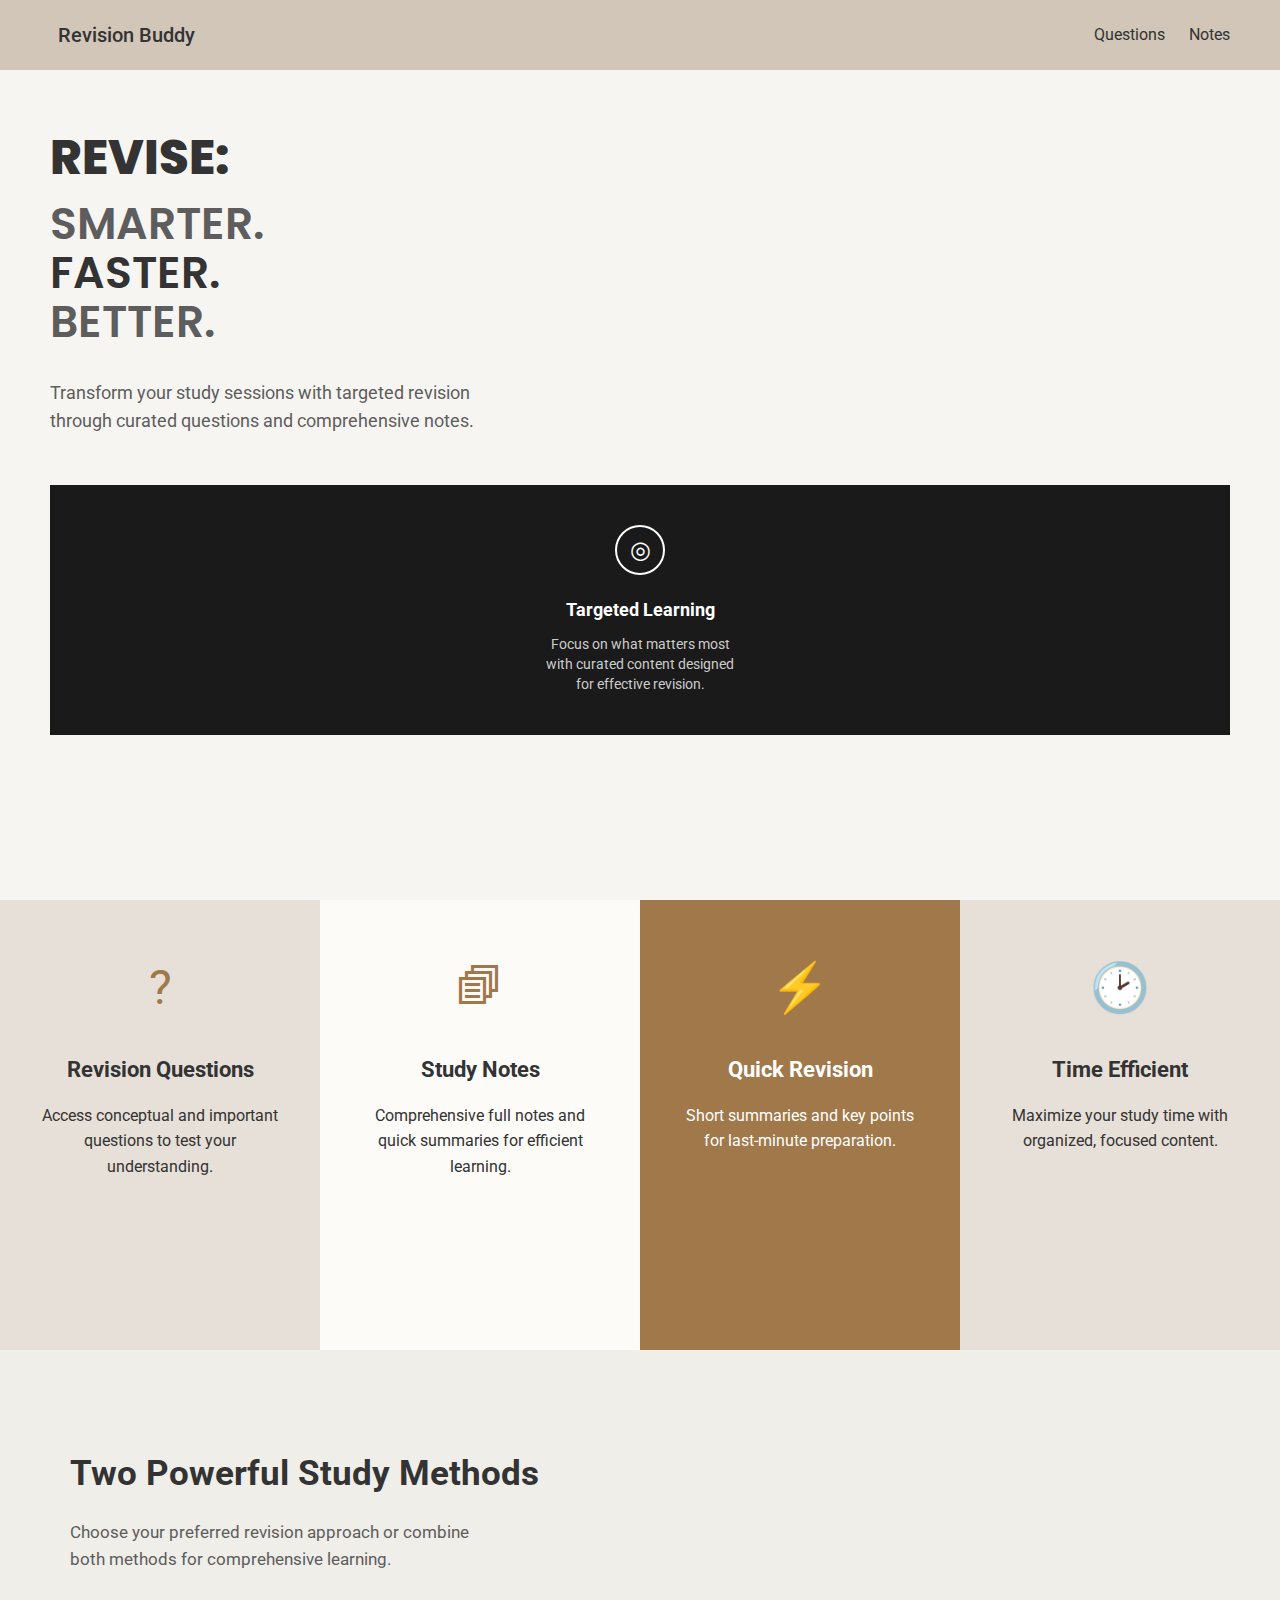
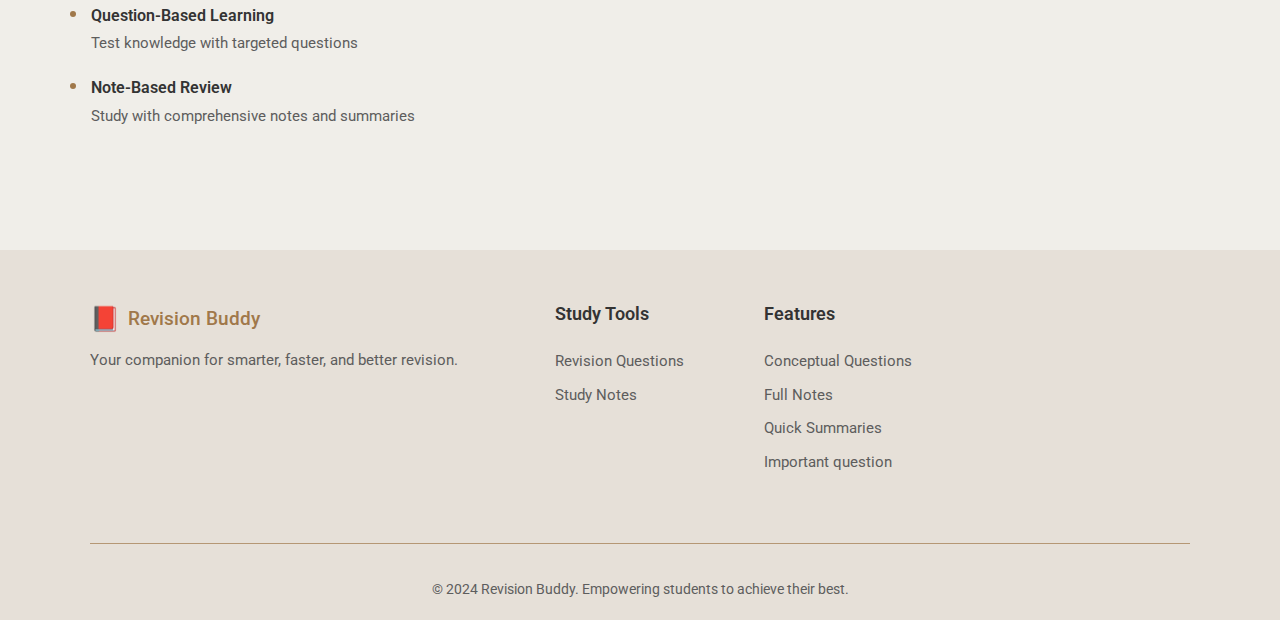
<file: index.html>
<!DOCTYPE html>
<html lang="en">
<head>
    <meta charset="UTF-8">
    <meta name="viewport" content="width=device-width, initial-scale=1.0">
    <title>Revision Buddy</title>
    <link rel="stylesheet" href="index.css"> 
    <link href="https://fonts.googleapis.com/css2?family=Poppins:wght@400;600;700;800&family=Roboto:wght@400;500;700&display=swap" rel="stylesheet">
</head>
<body>

    <header class="main-header">
        <div class="logo">
            <span class="logo-icon"></span>
            Revision Buddy
        </div>
        <nav class="main-nav">
            <a href="indexA.html" class="nav-link">Questions</a>
            <a href="indexB.html" class="nav-link">Notes</a>
        </nav>
    </header>

    <section class="hero-section">
        <div class="hero-content-wrapper">
            <div class="text-area">
                <h1>REVISE:</h1>
                <h2 class="revision-word">SMARTER.</h2>
                <h2 class="revision-word">FASTER.</h2>
                <h2 class="revision-word">BETTER.</h2>
                <p>Transform your study sessions with targeted revision through curated questions and comprehensive notes.</p>
            </div>
            <div class="sidebar">
                <div class="sidebar-content">
                    <div class="icon-ring">
                        <span class="ring-icon">&#9678;</span>
                    </div>
                    <h3>Targeted Learning</h3>
                    <p>Focus on what matters most with curated content designed for effective revision.</p>
                </div>
            </div>
        </div>
    </section>

    <section class="features-section">
        <div class="feature-card f-bg-light">
            <span class="icon">&#63;</span>
            <h3>Revision Questions</h3>
            <p>Access conceptual and important questions to test your understanding.</p>
        </div>

        <div class="feature-card f-bg-white">
            <span class="icon">&#128458;</span>
            <h3>Study Notes</h3>
            <p>Comprehensive full notes and quick summaries for efficient learning.</p>
        </div>

        <div class="feature-card f-bg-dark">
            <span class="icon">&#9889;</span>
            <h3>Quick Revision</h3>
            <p>Short summaries and key points for last-minute preparation.</p>
        </div>

        <div class="feature-card f-bg-light">
            <span class="icon">&#128337;</span>
            <h3>Time Efficient</h3>
            <p>Maximize your study time with organized, focused content.</p>
        </div>
    </section>

    <section class="study-methods-section">
        <div class="text-column">
            <h2>Two Powerful Study Methods</h2>
            <p class="intro-text">
                Choose your preferred revision approach or combine both methods for comprehensive learning.
            </p>

            <div class="method-list">
                <div class="method-item">
                    <span class="bullet-point"></span>
                    <div class="method-details">
                        <p class="method-title">Question-Based Learning</p>
                        <p class="method-description">Test knowledge with targeted questions</p>
                    </div>
                </div>

                <div class="method-item">
                    <span class="bullet-point"></span>
                    <div class="method-details">
                        <p class="method-title">Note-Based Review</p>
                        <p class="method-description">Study with comprehensive notes and summaries</p>
                    </div>
                </div>
            </div>
        </div>
    </section>

    <footer>
        <div class="footer-content">
            <div class="footer-cols">
                
                <div class="col brand-info">
                    <div class="logo footer-logo">
                        <span class="logo-icon">&#128213;</span>
                        <span class="logo-text">Revision Buddy</span>
                    </div>
                    <p>Your companion for smarter, faster, and better revision.</p>
                </div>

                <div class="col study-tools">
                    <h4>Study Tools</h4>
                    <ul>
                        <li><a href="indexA.html" class="footer-link">Revision Questions</a></li>
                        <li><a href="indexB.html" class="footer-link">Study Notes</a></li>
                    </ul>
                </div>

                <div class="col features">
                    <h4>Features</h4>
                    <ul>
                        <li><a href="#" class="footer-link">Conceptual Questions</a></li>
                        <li><a href="#" class="footer-link">Full Notes</a></li>
                        <li><a href="#" class="footer-link">Quick Summaries</a></li>
                        <li><a href="#" class="footer-link">Important question</a></li>
                    </ul>
                </div>
            </div>
            
            <hr class="separator">

            <div class="copyright">
                <p>&copy; 2024 Revision Buddy. Empowering students to achieve their best.</p>
            </div>
        </div>
    </footer>
</body>
</html>
</file>
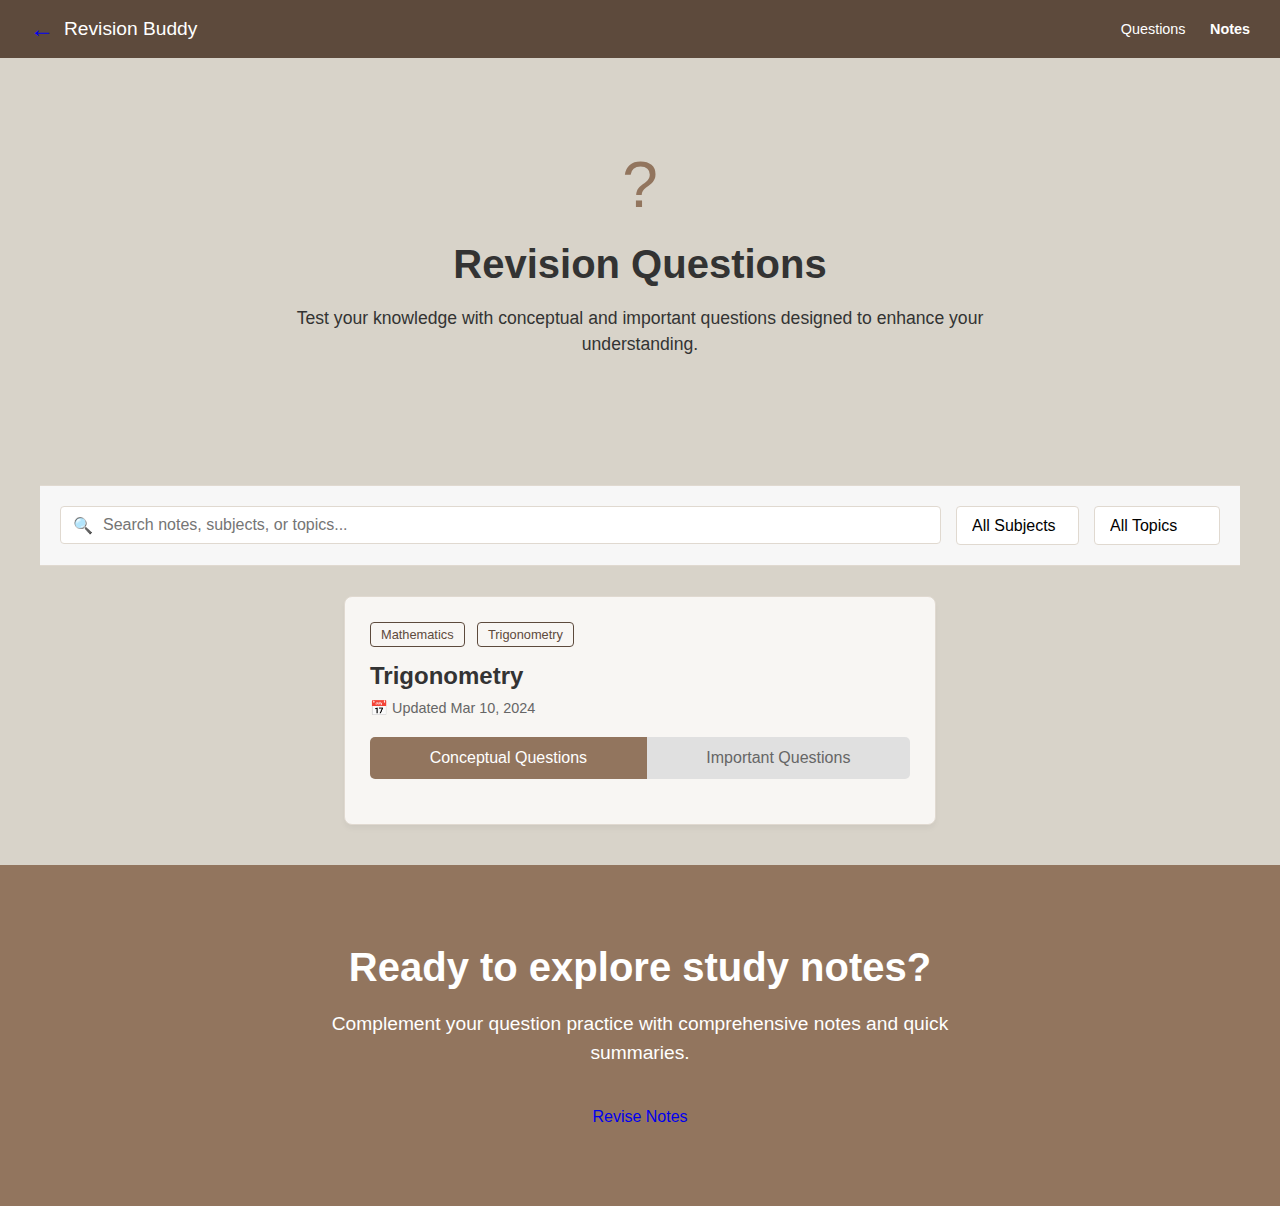
<file: indexA.html>
<!DOCTYPE html>
<html lang="en">
<head>
    <meta charset="UTF-8">
    <meta name="viewport" content="width=device-width, initial-scale=1.0">
    <title>Revision Buddy - Revise Through Question</title>
    <link rel="stylesheet" href="indexA.css">
</head>
<body>

    <header class="navbar">
        <div class="nav-left">
            <span class="icon"><a href="index.html">←</a></span>
            <h1>Revision Buddy</h1>
        </div>
        <div class="nav-right">
            <a href="indexA.html">Questions</a>
            <a href="indexB.html" class="active-link">Notes</a>
        </div>
    </header>

    <main class="study-notes-page">
        <section class="study-notes-header-area">
            <div class="notes-header-content">
                <div class="document-icon">&#63;</div>
                <h2>Revision Questions</h2>
                <p>Test your knowledge with conceptual and important questions designed to enhance your understanding.</p>
            </div>
        </section>

        <section class="filter-area">
            <div class="filter-bar">
                <div class="search-input-group">
                    <span class="search-icon">🔍</span>
                    <input type="text" placeholder="Search notes, subjects, or topics...">
                </div>

                <div class="dropdown">
                    <select>
                        <option>All Subjects</option>
                        <option>Mathematics</option>
                    </select>
                </div>

                <div class="dropdown">
                    <select>
                        <option>All Topics</option>
                        <option>Trigonometry</option>
                    </select>
                </div>
            </div>
        </section>

        <section class="cards-grid">
            <div class="cards-container">
                <div class="note-card">
                    <div class="tags">
                        <span class="tag">Mathematics</span>
                        <span class="tag">Trigonometry</span>
                    </div>
                    <h3 class="title">Trigonometry</h3>
                    <p class="meta">📅 Updated Mar 10, 2024</p>

                    <div class="actions">
                        <a href="Conceptual Question.pdf" class="btn active">Conceptual Questions</a>
                        <a href="Imp Question.pdf" class="btn inactive">Important Questions</a>
                    </div>
                </div>
            </div>
        </section>
    </main>

    <footer class="practice-questions-section">
        <div class="content-container">
            <h2>Ready to explore study notes?</h2>
            <p>Complement your question practice with comprehensive notes and quick summaries.</p>
            <a href="indexB.html">Revise Notes</a>
        </div>
    </footer>
</body>
</html>
</file>
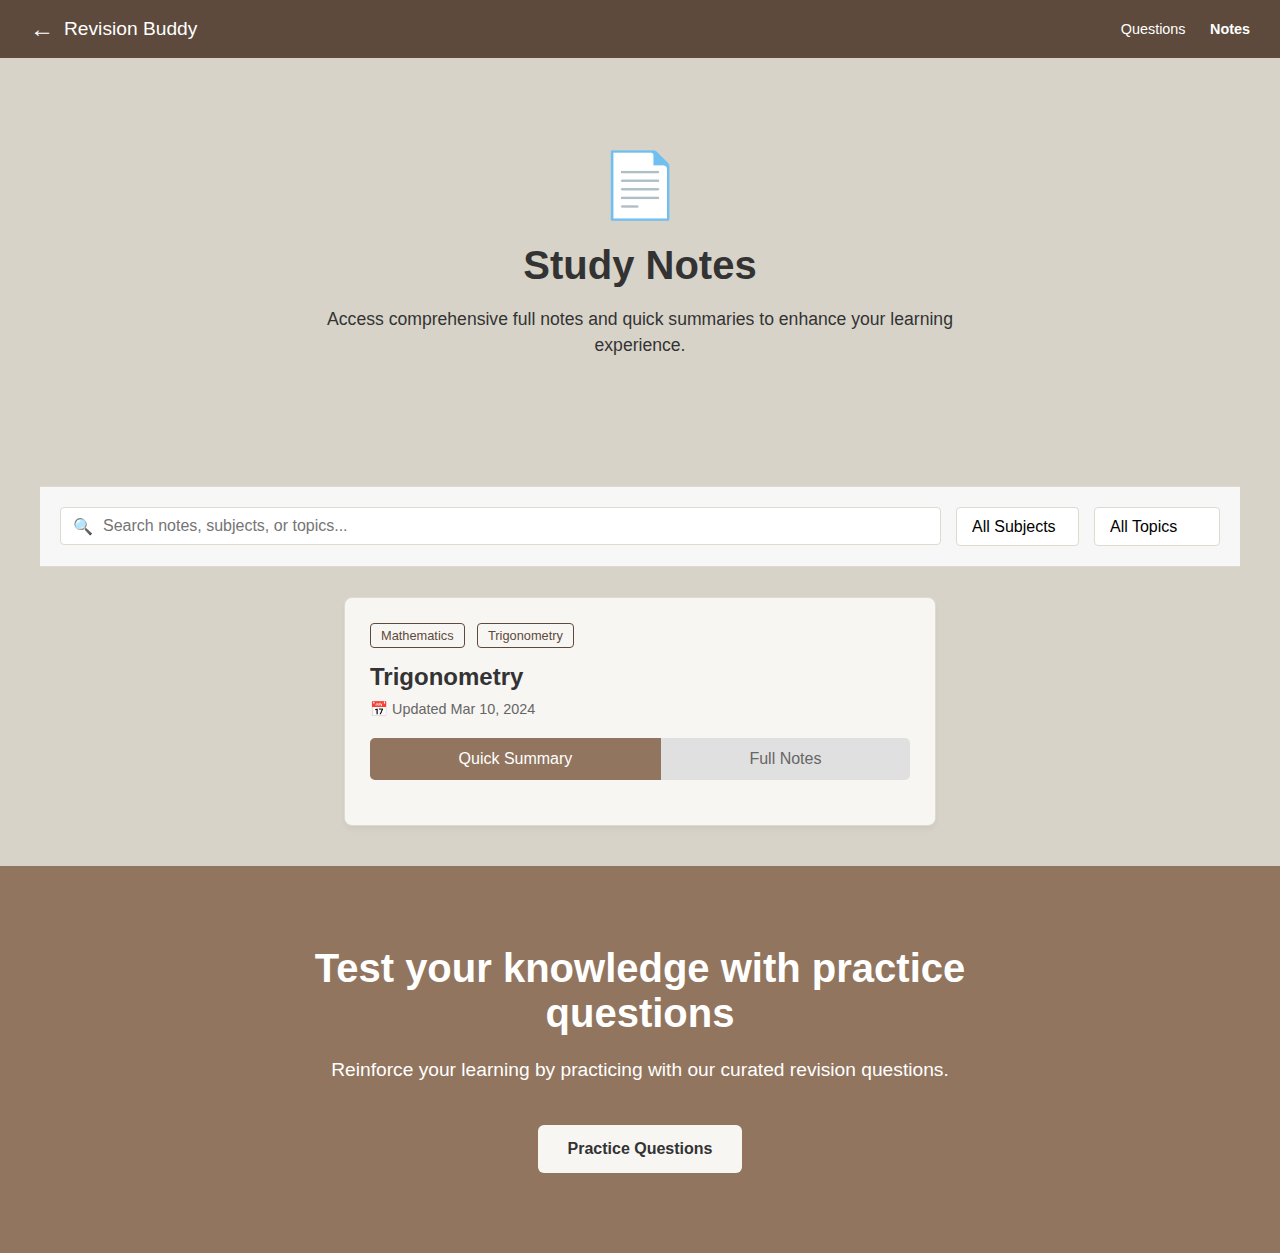
<file: indexB.html>
<!DOCTYPE html>
<html lang="en">
<head>
    <meta charset="UTF-8">
    <meta name="viewport" content="width=device-width, initial-scale=1.0">
    <title>Revision Buddy - Study Notes</title>
    <link rel="stylesheet" href="indexB.css">
</head>
<body>

    <header class="navbar">
        <div class="nav-left">
            <span class="icon">←</span>
            <h1>Revision Buddy</h1>
        </div>
        <div class="nav-right">
            <a href="#">Questions</a>
            <a href="#" class="active-link">Notes</a>
        </div>
    </header>

    <main class="study-notes-page">
        <section class="study-notes-header-area">
            <div class="notes-header-content">
                <div class="document-icon">📄</div>
                <h2>Study Notes</h2>
                <p>Access comprehensive full notes and quick summaries to enhance your learning experience.</p>
            </div>
        </section>

        <section class="filter-area">
            <div class="filter-bar">
                <div class="search-input-group">
                    <span class="search-icon">🔍</span>
                    <input type="text" placeholder="Search notes, subjects, or topics...">
                </div>

                <div class="dropdown">
                    <select>
                        <option>All Subjects</option>
                        <option>Mathematics</option>
                    </select>
                </div>

                <div class="dropdown">
                    <select>
                        <option>All Topics</option>
                        <option>Trigonometry</option>
                    </select>
                </div>
            </div>
        </section>

        <section class="cards-grid">
            <div class="cards-container">
                <div class="note-card">
                    <div class="tags">
                        <span class="tag">Mathematics</span>
                        <span class="tag">Trigonometry</span>
                    </div>
                    <h3 class="title">Trigonometry</h3>
                    <p class="meta">📅 Updated Mar 10, 2024</p>

                    <div class="actions">
                        <a href="#quick-summary" class="btn active">Quick Summary</a>
                        <a href="#full-notes" class="btn inactive">Full Notes</a>
                    </div>
                </div>
            </div>
        </section>
    </main>

    <footer class="practice-questions-section">
        <div class="content-container">
            <h2>Test your knowledge with practice questions</h2>
            <p>Reinforce your learning by practicing with our curated revision questions.</p>
            <button class="practice-btn">Practice Questions</button>
        </div>
    </footer>

</body>
</html>
</file>
<file: indexA.css>
a{
    text-decoration: none;
    text-align: center;
}
/* --- Color Variables --- */
:root {
    --primary-bg-color: #d8d3c9;
    --navbar-bg-color: #5d4a3c;
    --accent-color: #92755e;
    --card-bg: #f8f6f3;
    --text-color-dark: #333;
    --text-color-light: #fff;
    --border-color: #e0d9d0;
    --inactive-button-bg: #e0e0e0;
}

/* --- Base Styles --- */
body {
    font-family: Arial, sans-serif;
    margin: 0;
    padding: 0;
    background-color: var(--primary-bg-color);
    color: var(--text-color-dark);
}

/* --- 1. Navigation Bar --- */
.navbar {
    display: flex;
    justify-content: space-between;
    align-items: center;
    padding: 15px 30px;
    background-color: var(--navbar-bg-color);
    color: var(--text-color-light);
}

.nav-left {
    display: flex;
    align-items: center;
}

.nav-left .icon {
    font-size: 24px;
    margin-right: 10px;
}

.nav-left h1 {
    font-size: 1.2em;
    font-weight: 400;
    margin: 0;
}

.nav-right a {
    color: var(--text-color-light);
    text-decoration: none;
    margin-left: 20px;
    font-size: 0.9em;
    padding: 5px 0;
}

.nav-right .active-link {
    font-weight: bold;
}

/* --- Main Page Container & Header --- */
.study-notes-page {
    max-width: 1200px;
    margin: 0 auto;
    padding: 0 20px;
}

.study-notes-header-area {
    padding: 50px 0;
    text-align: center;
}

.notes-header-content {
    max-width: 700px;
    margin: 0 auto;
    padding: 40px 0 60px 0;
}

.document-icon {
    font-size: 4em;
    margin-bottom: 20px;
    color: var(--accent-color);
}

.notes-header-content h2 {
    font-size: 2.5em;
    font-weight: bold;
    margin: 0 0 15px 0;
}

.notes-header-content p {
    font-size: 1.1em;
    line-height: 1.5;
}

/* --- 2. Filter and Search Bar --- */
.filter-area {
    background-color: #f7f7f7;
    border-top: 1px solid var(--border-color);
    border-bottom: 1px solid var(--border-color);
    margin-bottom: 30px;
}

.filter-bar {
    display: flex;
    gap: 15px;
    align-items: center;
    padding: 20px;
}

.search-input-group {
    flex-grow: 1;
    display: flex;
    align-items: center;
    background-color: #fff;
    border: 1px solid var(--border-color);
    padding: 8px 12px;
    border-radius: 4px;
}

.search-icon {
    margin-right: 8px;
    color: #888;
}

.search-input-group input {
    border: none;
    outline: none;
    width: 100%;
    font-size: 1em;
}

.dropdown select {
    padding: 10px 15px;
    border: 1px solid var(--border-color);
    border-radius: 4px;
    background-color: #fff;
    cursor: pointer;
    font-size: 1em;
    /* Custom appearance removal for dropdowns */
    -webkit-appearance: none;
    -moz-appearance: none;
    appearance: none;
}

.view-toggle {
    display: flex;
    border: 1px solid var(--accent-color);
    border-radius: 4px;
    overflow: hidden;
}

.toggle-button {
    background-color: transparent;
    border: none;
    padding: 8px 15px;
    cursor: pointer;
    font-size: 0.9em;
    color: var(--accent-color);
}

.active-toggle {
    background-color: var(--accent-color) !important;
    color: var(--text-color-light) !important;
    font-weight: bold;
}

.view-toggle .toggle-button:last-child {
    border-left: 1px solid var(--accent-color);
}

/* --- 3. Note Cards Grid --- */
.cards-grid {
    padding-bottom: 40px;
}

.cards-container {
    display: flex;
    flex-wrap: wrap;
    gap: 25px;
    justify-content: center;
}

.note-card {
    width: 45%; /* Two cards per row on larger screens */
    min-width: 350px;
    background-color: var(--card-bg);
    border: 1px solid var(--border-color);
    border-radius: 8px;
    padding: 25px;
    box-shadow: 0 4px 6px -1px rgba(0, 0, 0, 0.05);
}

/* Card content styling */
.tags { margin-bottom: 15px; }

.tag {
    display: inline-block;
    border: 1px solid var(--navbar-bg-color);
    color: var(--navbar-bg-color);
    padding: 4px 10px;
    margin-right: 8px;
    border-radius: 4px;
    font-size: 0.8em;
    font-weight: 500;
}

.title {
    font-size: 1.5em;
    font-weight: bold;
    margin: 0 0 10px 0;
}

.meta {
    font-size: 0.9em;
    color: #666;
    margin-top: 0;
    margin-bottom: 20px;
}

.actions { display: flex; gap: 0; margin-bottom: 20px; }

.btn {
    flex-grow: 1;
    border: none;
    padding: 12px 0;
    font-size: 1em;
    cursor: pointer;
    font-weight: 500;
}

.btn.active {
    background-color: var(--accent-color);
    color: white;
    border-top-left-radius: 5px;
    border-bottom-left-radius: 5px;
}

.btn.inactive {
    background-color: var(--inactive-button-bg);
    color: #666;
    border-top-right-radius: 5px;
    border-bottom-right-radius: 5px;
}

/* --- 4. Footer Section --- */
.practice-questions-section {
    background-color: var(--accent-color);
    color: var(--text-color-light);
    text-align: center;
    padding: 80px 20px;
}

.content-container {
    max-width: 700px;
    margin: 0 auto;
}

.practice-questions-section h2 {
    font-size: 2.5em;
    font-weight: bold;
    margin-top: 0;
    margin-bottom: 20px;
}

.practice-questions-section p {
    font-size: 1.2em;
    line-height: 1.5;
    margin-bottom: 40px;
}

.practice-btn {
    background-color: var(--card-bg);
    color: var(--text-color-dark);
    border: none;
    padding: 15px 30px;
    font-size: 1em;
    font-weight: bold;
    border-radius: 6px;
    cursor: pointer;
}

/* ======================================= */
/* --- RESPONSIVENESS (Media Queries) --- */
/* ======================================= */

/* Styles for screens smaller than 768px (e.g., Tablets and large phones) */
@media (max-width: 768px) {
    
    .filter-bar {
        /* Stack the search bar and dropdowns vertically */
        flex-direction: column;
        align-items: stretch;
        gap: 10px;
    }

    .search-input-group {
        /* Make search bar full width */
        width: auto;
    }

    .dropdown {
        /* Make dropdowns take full width */
        width: 100%;
    }
    
    .dropdown select {
        width: 100%;
    }

    /* Note Cards stack vertically */
    .cards-container {
        flex-direction: column;
        gap: 15px;
    }

    .note-card {
        /* Card takes nearly full width */
        width: 95%;
        min-width: auto;
    }

    .notes-header-content h2 {
        font-size: 2em;
    }
}

/* Styles for screens smaller than 480px (e.g., Mobile Phones) */
@media (max-width: 480px) {
    .navbar {
        padding: 10px 15px;
    }

    .nav-right a {
        margin-left: 10px;
    }

    .practice-questions-section {
        padding: 60px 15px;
    }
    
    .practice-questions-section h2 {
        font-size: 1.8em;
    }
    
    .practice-questions-section p {
        font-size: 1em;
    }
}
</file>
<file: indexB.css>
a{
    text-decoration: none;
    text-align: center;
}
/* --- Color Variables --- */
:root {
    --primary-bg-color: #d8d3c9;
    --navbar-bg-color: #5d4a3c;
    --accent-color: #92755e;
    --card-bg: #f8f6f3;
    --text-color-dark: #333;
    --text-color-light: #fff;
    --border-color: #e0d9d0;
    --inactive-button-bg: #e0e0e0;
}

/* --- Base Styles --- */
body {
    font-family: Arial, sans-serif;
    margin: 0;
    padding: 0;
    background-color: var(--primary-bg-color);
    color: var(--text-color-dark);
}

/* --- 1. Navigation Bar --- */
.navbar {
    display: flex;
    justify-content: space-between;
    align-items: center;
    padding: 15px 30px;
    background-color: var(--navbar-bg-color);
    color: var(--text-color-light);
}

.nav-left {
    display: flex;
    align-items: center;
}

.nav-left .icon {
    font-size: 24px;
    margin-right: 10px;
}

.nav-left h1 {
    font-size: 1.2em;
    font-weight: 400;
    margin: 0;
}

.nav-right a {
    color: var(--text-color-light);
    text-decoration: none;
    margin-left: 20px;
    font-size: 0.9em;
    padding: 5px 0;
}

.nav-right .active-link {
    font-weight: bold;
}

/* --- Main Page Container & Header --- */
.study-notes-page {
    max-width: 1200px;
    margin: 0 auto;
    padding: 0 20px;
}

.study-notes-header-area {
    padding: 50px 0;
    text-align: center;
}

.notes-header-content {
    max-width: 700px;
    margin: 0 auto;
    padding: 40px 0 60px 0;
}

.document-icon {
    font-size: 4em;
    margin-bottom: 20px;
    color: var(--accent-color);
}

.notes-header-content h2 {
    font-size: 2.5em;
    font-weight: bold;
    margin: 0 0 15px 0;
}

.notes-header-content p {
    font-size: 1.1em;
    line-height: 1.5;
}

/* --- 2. Filter and Search Bar --- */
.filter-area {
    background-color: #f7f7f7;
    border-top: 1px solid var(--border-color);
    border-bottom: 1px solid var(--border-color);
    margin-bottom: 30px;
}

.filter-bar {
    display: flex;
    gap: 15px;
    align-items: center;
    padding: 20px;
}

.search-input-group {
    flex-grow: 1;
    display: flex;
    align-items: center;
    background-color: #fff;
    border: 1px solid var(--border-color);
    padding: 8px 12px;
    border-radius: 4px;
}

.search-icon {
    margin-right: 8px;
    color: #888;
}

.search-input-group input {
    border: none;
    outline: none;
    width: 100%;
    font-size: 1em;
}

.dropdown select {
    padding: 10px 15px;
    border: 1px solid var(--border-color);
    border-radius: 4px;
    background-color: #fff;
    cursor: pointer;
    font-size: 1em;
    /* Custom appearance removal for dropdowns */
    -webkit-appearance: none;
    -moz-appearance: none;
    appearance: none;
}

.view-toggle {
    display: flex;
    border: 1px solid var(--accent-color);
    border-radius: 4px;
    overflow: hidden;
}

.toggle-button {
    background-color: transparent;
    border: none;
    padding: 8px 15px;
    cursor: pointer;
    font-size: 0.9em;
    color: var(--accent-color);
}

.active-toggle {
    background-color: var(--accent-color) !important;
    color: var(--text-color-light) !important;
    font-weight: bold;
}

.view-toggle .toggle-button:last-child {
    border-left: 1px solid var(--accent-color);
}

/* --- 3. Note Cards Grid --- */
.cards-grid {
    padding-bottom: 40px;
}

.cards-container {
    display: flex;
    flex-wrap: wrap;
    gap: 25px;
    justify-content: center;
}

.note-card {
    width: 45%; /* Two cards per row on larger screens */
    min-width: 350px;
    background-color: var(--card-bg);
    border: 1px solid var(--border-color);
    border-radius: 8px;
    padding: 25px;
    box-shadow: 0 4px 6px -1px rgba(0, 0, 0, 0.05);
}

/* Card content styling */
.tags { margin-bottom: 15px; }

.tag {
    display: inline-block;
    border: 1px solid var(--navbar-bg-color);
    color: var(--navbar-bg-color);
    padding: 4px 10px;
    margin-right: 8px;
    border-radius: 4px;
    font-size: 0.8em;
    font-weight: 500;
}

.title {
    font-size: 1.5em;
    font-weight: bold;
    margin: 0 0 10px 0;
}

.meta {
    font-size: 0.9em;
    color: #666;
    margin-top: 0;
    margin-bottom: 20px;
}

.actions { display: flex; gap: 0; margin-bottom: 20px; }

.btn {
    flex-grow: 1;
    border: none;
    padding: 12px 0;
    font-size: 1em;
    cursor: pointer;
    font-weight: 500;
}

.btn.active {
    background-color: var(--accent-color);
    color: white;
    border-top-left-radius: 5px;
    border-bottom-left-radius: 5px;
}

.btn.inactive {
    background-color: var(--inactive-button-bg);
    color: #666;
    border-top-right-radius: 5px;
    border-bottom-right-radius: 5px;
}

/* --- 4. Footer Section --- */
.practice-questions-section {
    background-color: var(--accent-color);
    color: var(--text-color-light);
    text-align: center;
    padding: 80px 20px;
}

.content-container {
    max-width: 700px;
    margin: 0 auto;
}

.practice-questions-section h2 {
    font-size: 2.5em;
    font-weight: bold;
    margin-top: 0;
    margin-bottom: 20px;
}

.practice-questions-section p {
    font-size: 1.2em;
    line-height: 1.5;
    margin-bottom: 40px;
}

.practice-btn {
    background-color: var(--card-bg);
    color: var(--text-color-dark);
    border: none;
    padding: 15px 30px;
    font-size: 1em;
    font-weight: bold;
    border-radius: 6px;
    cursor: pointer;
}

/* ======================================= */
/* --- RESPONSIVENESS (Media Queries) --- */
/* ======================================= */

/* Styles for screens smaller than 768px (e.g., Tablets and large phones) */
@media (max-width: 768px) {
    
    .filter-bar {
        /* Stack the search bar and dropdowns vertically */
        flex-direction: column;
        align-items: stretch;
        gap: 10px;
    }

    .search-input-group {
        /* Make search bar full width */
        width: auto;
    }

    .dropdown {
        /* Make dropdowns take full width */
        width: 100%;
    }
    
    .dropdown select {
        width: 100%;
    }

    /* Note Cards stack vertically */
    .cards-container {
        flex-direction: column;
        gap: 15px;
    }

    .note-card {
        /* Card takes nearly full width */
        width: 95%;
        min-width: auto;
    }

    .notes-header-content h2 {
        font-size: 2em;
    }
}

/* Styles for screens smaller than 480px (e.g., Mobile Phones) */
@media (max-width: 480px) {
    .navbar {
        padding: 10px 15px;
    }

    .nav-right a {
        margin-left: 10px;
    }

    .practice-questions-section {
        padding: 60px 15px;
    }
    
    .practice-questions-section h2 {
        font-size: 1.8em;
    }
    
    .practice-questions-section p {
        font-size: 1em;
    }
}
</file>
<file: index.css>
/* ======================= GENERAL STYLES & RESET ======================= */
* {
    margin: 0;
    padding: 0;
    box-sizing: border-box;
}

body {
    font-family: 'Roboto', sans-serif;
    color: #333;
    background-color: #f7f5f2; /* Light background for the main page area */
    line-height: 1.6;
}

/* Base link reset */
a {
    color: inherit;
    text-decoration: none;
}

/* ======================= HEADER STYLING ======================= */

header {
    background-color: #d1c6b8; /* Top banner color */
    color: #333;
    display: flex;
    justify-content: space-between;
    align-items: center;
    padding: 15px 50px;
    height: 70px;
    position: sticky; /* Keep header at the top */
    top: 0;
    z-index: 100;
}

header .logo {
    font-size: 1.25rem;
    font-weight: 500;
    display: flex;
    align-items: center;
}

header .logo span {
    font-size: 1.5rem;
    margin-right: 8px;
}

header nav a {
    margin-left: 20px;
    font-size: 1rem;
    font-weight: 400;
    color: #333;
}
header nav a:hover {
    color: #a0784a;
}

/* ======================= HERO SECTION (Top Banner) ======================= */

.hero-section {
    padding: 0 50px;
    /* Use viewport height to make the first section prominent */
    min-height: calc(100vh - 70px); 
    background-color: #f7f5f2;
}

.hero-content {
    display: flex;
    height: 100%;
    max-width: 1400px; 
    margin: 0 auto; 
}

/* 1. Left Text Area */
.text-area {
    flex: 2;
    padding-right: 50px;
    padding-top: 50px; /* Added padding for spacing */
    padding-bottom: 50px;
    display: flex;
    flex-direction: column;
    justify-content: center;
}

.text-area h1 {
    font-family: 'Poppins', sans-serif;
    font-size: 3rem;
    font-weight: 800;
    color: #333;
    margin-bottom: 5px;
}

.text-area h2 {
    font-family: 'Poppins', sans-serif;
    font-size: 2.75rem;
    font-weight: 600;
    color: #5d5d5d;
    line-height: 1;
    margin-bottom: 5px;
}

.text-area h2:nth-child(3) {
    color: #333; /* Targeting SMARTER. */
}

.text-area p {
    font-size: 1.1rem;
    color: #5d5d5d;
    margin-top: 30px;
    max-width: 450px;
}

/* Buttons */
.actions {
    margin-top: 30px;
    display: flex;
    gap: 15px;
}

.actions button {
    padding: 12px 25px;
    border: none;
    border-radius: 4px;
    font-size: 1rem;
    cursor: pointer;
    transition: background-color 0.3s, border-color 0.3s;
}

.primary-btn {
    background-color: #a0784a; 
    color: white;
}

.secondary-btn {
    background-color: #f7f5f2;
    color: #a0784a;
    border: 1px solid #a0784a;
}

.primary-btn:hover {
    background-color: #8c673d;
}

.secondary-btn:hover {
    background-color: #f0f0f0;
}

/* 2. Middle Image Area */
.visual-area {
    flex: 2.5; 
    background-color: #d1c6b8; /* Placeholder color */
    box-shadow: 0 4px 10px rgba(0, 0, 0, 0.1); 
    /* Set height to match the tallest neighbor for flex alignment */
    min-height: 100%; 
}

/* 3. Right Sidebar */
.sidebar {
    flex: 1;
    background-color: #1a1a1a; 
    color: white;
    padding: 40px 20px;
    display: flex;
    align-items: center; 
    justify-content: center;
    text-align: center;
}

.sidebar-content {
    max-width: 200px;
}

.icon-ring {
    width: 50px;
    height: 50px;
    border: 2px solid white;
    border-radius: 50%;
    margin: 0 auto 20px;
    display: flex;
    align-items: center;
    justify-content: center;
}

.icon-ring span {
    font-size: 1.5rem;
}

.sidebar h3 {
    font-size: 1.15rem;
    font-weight: 700;
    margin-bottom: 10px;
}

.sidebar p {
    font-size: 0.9rem;
    color: #ccc;
    line-height: 1.4;
}

/* ======================= FEATURES SECTION (4 Columns) ======================= */

.features-section {
    display: flex; 
    width: 100%;
    min-height: 450px; 
}

.feature-card {
    flex: 1; 
    padding: 50px 30px;
    text-align: center;
    display: flex;
    flex-direction: column;
    align-items: center;
    justify-content: space-between; 
}

/* Background Color Classes */
.f-bg-light {
    background-color: #e6e0d8; /* Light taupe/beige background */
    color: #333;
}

.f-bg-white {
    background-color: #fcfbf8; /* Near-white/cream background */
    color: #333;
}

.f-bg-dark {
    background-color: #a0784a; /* Dark brown/terracotta background */
    color: white;
}

/* Icon Styling */
.feature-card .icon {
    font-size: 3rem;
    margin-bottom: 25px;
    color: #a0784a; 
}

.f-bg-dark .icon {
    color: white;
}

.feature-card h3 {
    font-size: 1.4rem;
    font-weight: 700;
    margin-bottom: 15px;
}

.feature-card p {
    font-size: 1rem;
    margin-bottom: 30px;
    max-width: 250px; 
    flex-grow: 1;
}

/* Button Styling (Specific to this section) */
.feature-card .btn {
    padding: 10px 20px;
    border-radius: 4px;
    font-size: 0.9rem;
    font-weight: 500;
    cursor: pointer;
    background: transparent;
    transition: all 0.3s;
}

.feature-card .btn-border {
    border: 1px solid #a0784a; 
    color: #a0784a;
}

.feature-card .btn-border:hover {
    background-color: #a0784a;
    color: white;
}

/* ======================= STUDY METHODS SECTION (2 Columns) ======================= */

.study-methods-section {
    display: flex;
    width: 100%;
    min-height: 500px;
}

/* 1. Left Text Column */
.study-methods-section .text-column {
    flex: 1;
    background-color: #f0eee9; /* Light, off-white background */
    padding: 80px 70px;
    display: flex;
    flex-direction: column;
    justify-content: center;
}

.study-methods-section h2 {
    font-size: 2.2rem;
    font-weight: 700;
    color: #333;
    line-height: 1.2;
    margin-bottom: 25px;
}

.study-methods-section .intro-text {
    font-size: 1.05rem;
    color: #5d5d5d;
    margin-bottom: 30px;
    max-width: 400px;
}

/* List Styling (Custom Bullets) */
.method-item {
    display: flex;
    align-items: flex-start;
    margin-bottom: 20px;
}

.bullet-point {
    width: 6px;
    height: 6px;
    background-color: #a0784a; 
    border-radius: 50%;
    margin-top: 8px; 
    margin-right: 15px;
    flex-shrink: 0;
}

.method-title {
    font-weight: 600;
    color: #333;
    margin-bottom: 3px;
    font-size: 1rem;
}

.method-description {
    font-size: 0.95rem;
    color: #5d5d5d;
}

/* 2. Right Visual Column */
.visual-column {
    flex: 1;
    background-color: #d1c6b8; /* Placeholder color */
}

/* ======================= FOOTER STYLING ======================= */

footer {
    background-color: #e6e0d8; 
    color: #5d5d5d; 
    padding: 50px 0 20px 0; 
}

.footer-content {
    max-width: 1200px;
    margin: 0 auto;
    padding: 0 50px; 
}

.footer-cols {
    display: flex;
    justify-content: flex-start; 
    gap: 80px; 
    padding-bottom: 40px;
}

.col {
    flex-shrink: 0; 
}

.brand-info {
    width: 35%; 
}

.brand-info .logo {
    display: flex;
    align-items: center;
    margin-bottom: 10px;
    color: #a0784a; 
    font-size: 1.2rem;
    font-weight: 500;
}

.logo-icon {
    font-size: 1.5rem;
    margin-right: 8px;
}

.brand-info p {
    font-size: 0.95rem;
    color: #5d5d5d;
}

.col h4 {
    font-size: 1.1rem;
    font-weight: 600;
    color: #333; 
    margin-bottom: 20px;
}

.col ul {
    list-style: none;
    padding: 0;
}

.col li {
    margin-bottom: 8px;
}

.col a {
    color: #5d5d5d;
    font-size: 0.95rem;
}

.col a:hover {
    color: #a0784a;
}

.separator {
    border: none;
    border-top: 1px solid #a0784a; 
    opacity: 0.7;
    margin: 20px 0;
}

.copyright {
    text-align: center;
    padding-top: 15px;
}

.copyright p {
    font-size: 0.85rem;
    color: #5d5d5d;
}
</file>
